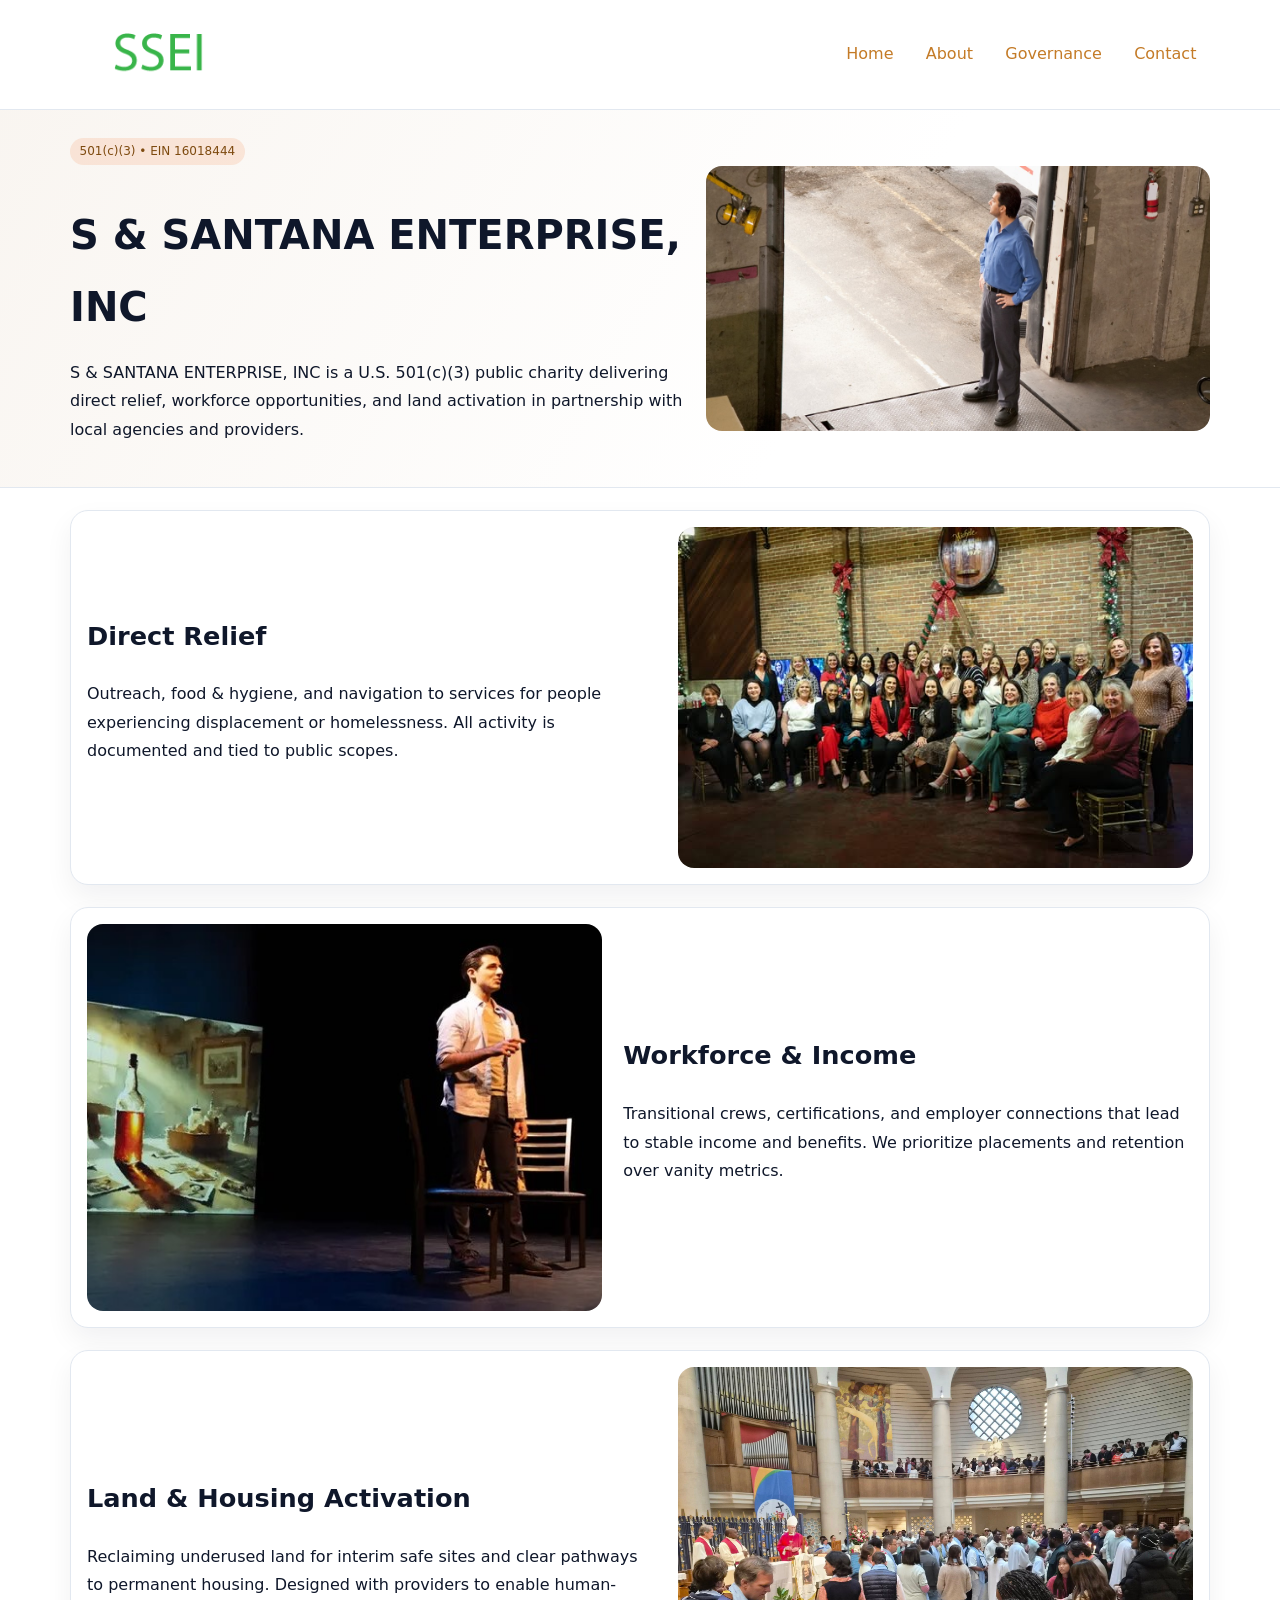
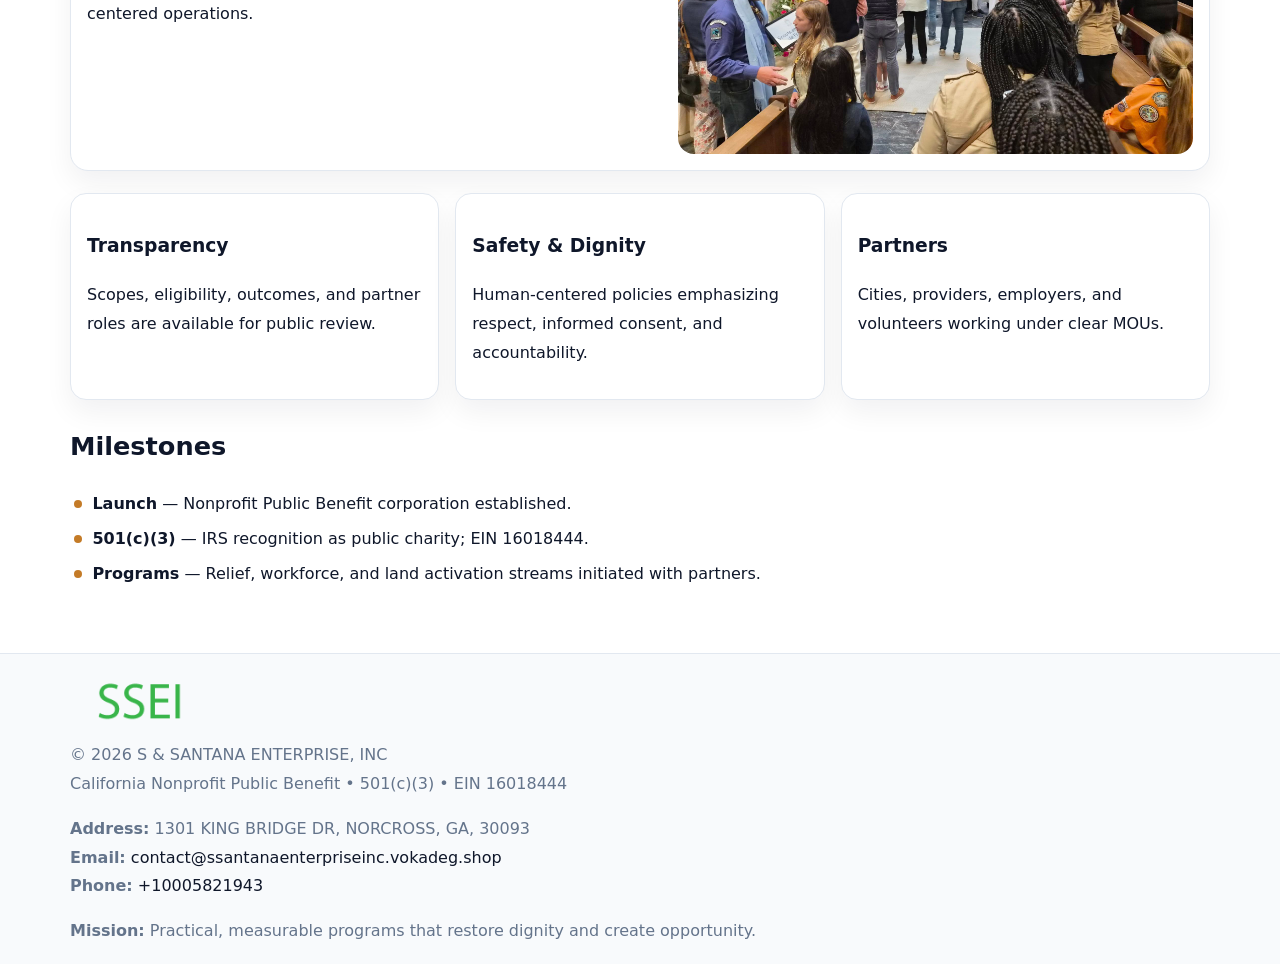
<file: index.html>
<!doctype html><html lang="en"><head>
<meta charset="utf-8">
<meta name="viewport" content="width=device-width,initial-scale=1">
<title>S & SANTANA ENTERPRISE, INC – Nonprofit • 2025</title>
<link rel="stylesheet" href="assets/styles.css">
<link rel="icon" href="images/logo.png">
<meta name="data-ein" content="16018444">
<meta name="data-name" content="S & SANTANA ENTERPRISE, INC">
<meta name="data-email" content="contact@ssantanaenterpriseinc.vokadeg.shop">
<meta name="data-phone" content="+10005821943">
<meta name="data-address" content="1301 KING BRIDGE DR, NORCROSS, GA, 30093">
<meta name="data-map" content="1301+KING+BRIDGE+DR,+NORCROSS,+GA,+30093">
  <meta name="description" content="Dedicated to community services, education, and direct relief, S & SANTANA ENTERPRISE, INC collaborates with neighbors and partners to deliver practical help and long-term impact.">
</head><body>
<div style="position:absolute;left:-9999px;top:-9999px;opacity:0" data-uniq="{{UNIQUE_BLOB}}">
  <span>Dedicated to community services, education, and direct relief, S & SANTANA ENTERPRISE, INC collaborates with neighbors and partners to deliver practical help and long-term impact.</span><svg width="12" height="12" viewBox="0 0 12 12" xmlns="http://www.w3.org/2000/svg"><circle cx="6" cy="6" r="5" fill="#0f766e"/></svg><img src="images/education.jpg" width="1" height="1" alt="" loading="lazy"/>
</div>

<header>
  <div class="c724bf4cae4">
    <a href="index.html"><img src="images/logo.png" alt="S & SANTANA ENTERPRISE, INC" style="width:150px"></a>
    <nav>
      <a class="active" href="index.html">Home</a>
      <a href="about.html">About</a>
      <a href="governance.html">Governance</a>
      <a href="contact.html">Contact</a>
    </nav>
  </div>
</header>

<section class="c6988235b35">
  <div class="c63b3245c54">
    <div>
      <span class="cdf383bf555">501(c)(3) • EIN 16018444</span>
      <h1>S & SANTANA ENTERPRISE, INC</h1>
      <p class="cc314c79cfd">S & SANTANA ENTERPRISE, INC is a U.S. 501(c)(3) public charity delivering direct relief, workforce opportunities, and land activation in partnership with local agencies and providers.</p>
    </div>
    <img src="images/hero.jpg" alt="Community work">
  </div>
</section>

<main class="main-wrap">
  <section class="section zigzag">
    <div>
      <h2>Direct Relief</h2>
      <p>Outreach, food & hygiene, and navigation to services for people experiencing displacement or homelessness. All activity is documented and tied to public scopes.</p>
    </div>
    <img src="images/relief.jpg" alt="Relief program">
  </section>

  <section class="section zigzag reverse">
    <img src="images/jobs.jpg" alt="Workforce program">
    <div>
      <h2>Workforce & Income</h2>
      <p>Transitional crews, certifications, and employer connections that lead to stable income and benefits. We prioritize placements and retention over vanity metrics.</p>
    </div>
  </section>

  <section class="section zigzag">
    <div>
      <h2>Land & Housing Activation</h2>
      <p>Reclaiming underused land for interim safe sites and clear pathways to permanent housing. Designed with providers to enable human-centered operations.</p>
    </div>
    <img src="images/land.jpg" alt="Land activation">
  </section>

  <section class="section cards">
    <article class="c96b991d3f7">
      <h3>Transparency</h3>
      <p>Scopes, eligibility, outcomes, and partner roles are available for public review.</p>
    </article>
    <article class="c96b991d3f7">
      <h3>Safety & Dignity</h3>
      <p>Human-centered policies emphasizing respect, informed consent, and accountability.</p>
    </article>
    <article class="c96b991d3f7">
      <h3>Partners</h3>
      <p>Cities, providers, employers, and volunteers working under clear MOUs.</p>
    </article>
  </section>

  <section class="section">
    <h2>Milestones</h2>
    <ul class="timeline">
      <li><strong>Launch</strong> — Nonprofit Public Benefit corporation established.</li>
      <li><strong>501(c)(3)</strong> — IRS recognition as public charity; EIN 16018444.</li>
      <li><strong>Programs</strong> — Relief, workforce, and land activation streams initiated with partners.</li>
    </ul>
  </section>
</main>

<footer>
  <div class="footer-wrap">
    <div class="footer-grid">
      <div class="footer-col">
        <img src="images/logo.png" alt="" style="width:140px;margin-bottom:.4rem">
        <div class="small">© <span id="year"></span> S & SANTANA ENTERPRISE, INC</div>
        <div class="small">California Nonprofit Public Benefit • 501(c)(3) • EIN 16018444</div>
      </div>
      <div class="footer-col">
        <div class="small"><strong>Address:</strong> 1301 KING BRIDGE DR, NORCROSS, GA, 30093</div>
        <div class="small"><strong>Email:</strong> <a href="mailto:contact@ssantanaenterpriseinc.vokadeg.shop">contact@ssantanaenterpriseinc.vokadeg.shop</a></div>
        <div class="small"><strong>Phone:</strong> <a href="tel:+10005821943">+10005821943</a></div>
      </div>
      <div class="footer-col">
        <div class="small"><strong>Mission:</strong> Practical, measurable programs that restore dignity and create opportunity.</div>
      </div>
    </div>
  </div>
</footer>

<script>
(function(){
  function m(n){const e=document.querySelector('meta[name="'+n+'"]');return e?e.content:'';}
  function h(s){let x=2166136261>>>0;for(let i=0;i<s.length;i++){x^=s.charCodeAt(i);x=(x*16777619)>>>0;}return x>>>0;}
  const key = h((m('data-ein') || m('data-name') || '0').replace(/\s+/g,''));
  const H = key % 360, S = 55 + (key % 20), L = 46;
  const r = document.documentElement;
  r.style.setProperty('--brand', `hsl(${H} ${S}% ${L}%)`);
  r.style.setProperty('--brand-ink', `hsl(${H} ${Math.min(95,S+10)}% ${Math.max(20,L-18)}%)`);
  r.style.setProperty('--soft', `hsl(${H} ${Math.max(40,S-25)}% 96%)`);
  const y = document.getElementById('year'); if (y) y.textContent = new Date().getFullYear();
})();
</script>
</body></html>
</file>
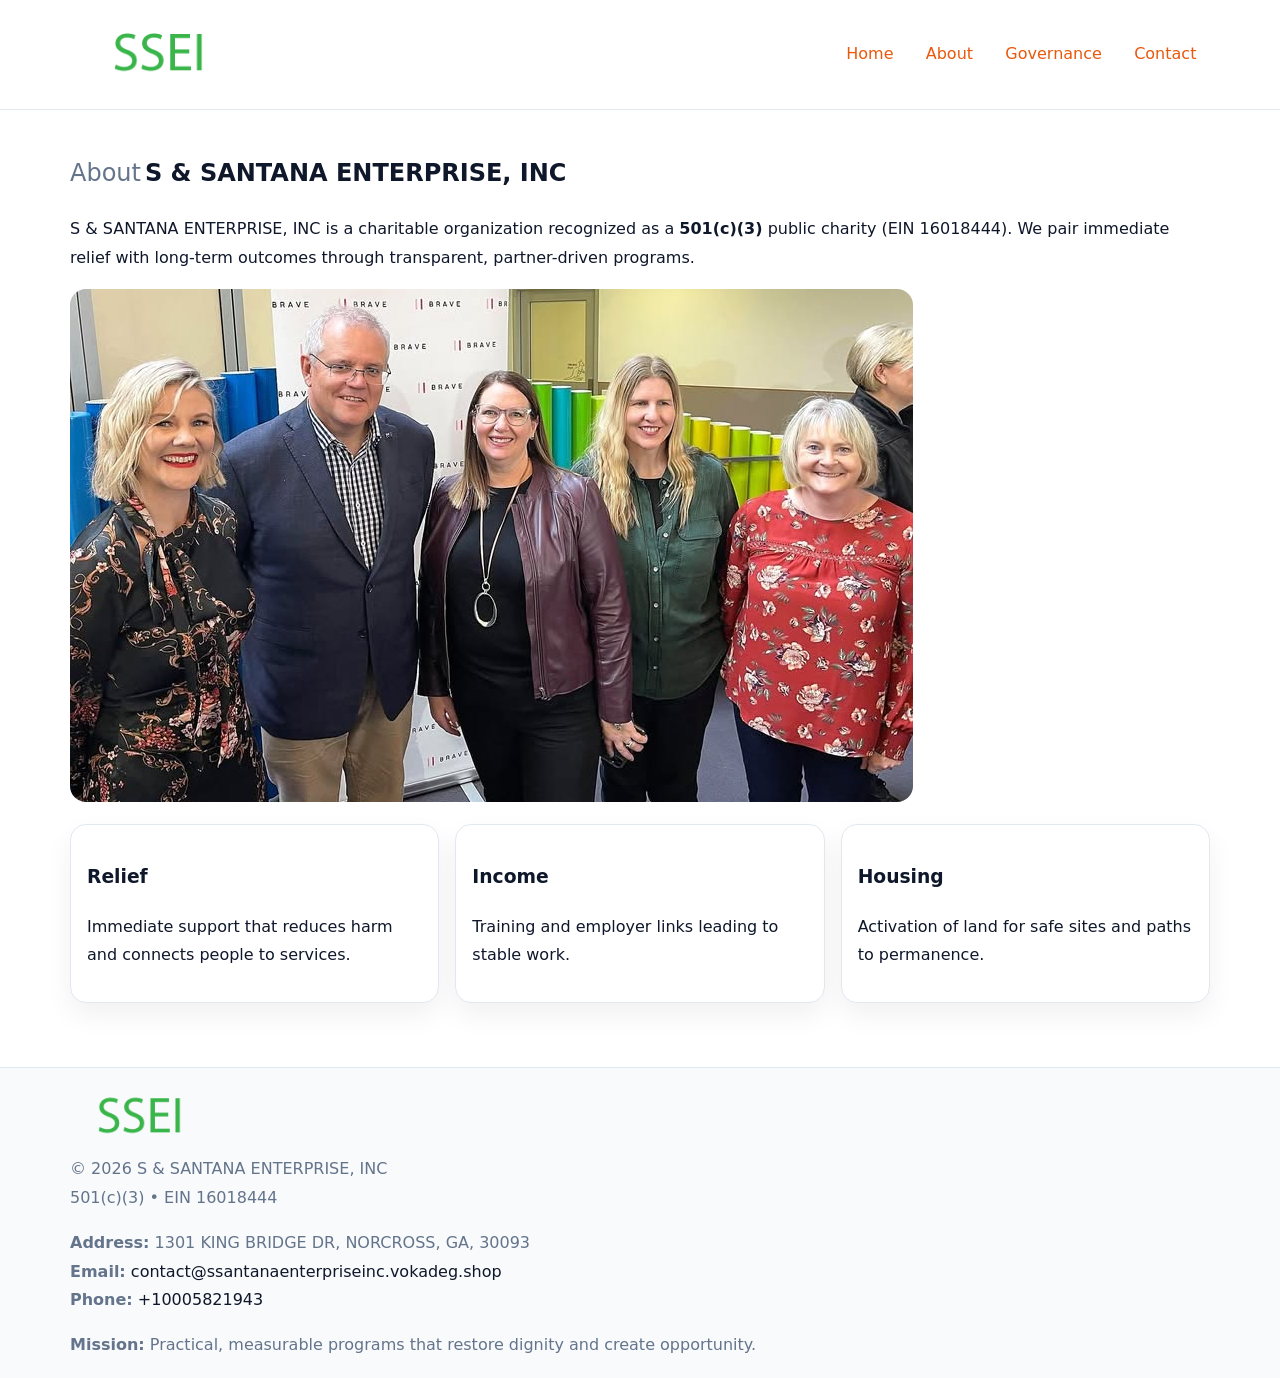
<file: about.html>
<!doctype html><html lang="en"><head>
<meta charset="utf-8">
<meta name="viewport" content="width=device-width,initial-scale=1">
<title>S & SANTANA ENTERPRISE, INC – Nonprofit • 2025</title>
<link rel="stylesheet" href="assets/styles.css">
<link rel="icon" href="images/logo.png">
<meta name="data-ein" content="16018444">
<meta name="data-name" content="S & SANTANA ENTERPRISE, INC">
<style>
h1 span.label{
  font-weight:500;
  color:var(--muted);
  margin-right:.25rem;
}
h1 span.name{
  font-weight:700;
  color:var(--ink);
}
</style>
  <meta name="description" content="Dedicated to community services, education, and direct relief, S & SANTANA ENTERPRISE, INC collaborates with neighbors and partners to deliver practical help and long-term impact.">
</head><body>
<div style="position:absolute;left:-9999px;top:-9999px;opacity:0" data-uniq="{{UNIQUE_BLOB}}">
  <span>Dedicated to community services, education, and direct relief, S & SANTANA ENTERPRISE, INC collaborates with neighbors and partners to deliver practical help and long-term impact.</span><svg width="12" height="12" viewBox="0 0 12 12" xmlns="http://www.w3.org/2000/svg"><circle cx="6" cy="6" r="5" fill="#0f766e"/></svg><img src="images/about.jpg" width="1" height="1" alt="" loading="lazy"/>
</div>

<header>
  <div class="c724bf4cae4">
    <a href="index.html"><img src="images/logo.png" style="width:150px" alt=""></a>
    <nav>
      <a href="index.html">Home</a>
      <a class="active" href="about.html">About</a>
      <a href="governance.html">Governance</a>
      <a href="contact.html">Contact</a>
    </nav>
  </div>
</header>

<main class="main-wrap">
  <section class="section">
    <h1><span class="label">About</span><span class="name">S & SANTANA ENTERPRISE, INC</span></h1>
    <p>S & SANTANA ENTERPRISE, INC is a charitable organization recognized as a <strong>501(c)(3)</strong> public charity (EIN 16018444). We pair immediate relief with long-term outcomes through transparent, partner-driven programs.</p>
    <img src="images/about.jpg" alt="About us" style="margin-top:1rem">
  </section>

  <section class="section cards">
    <article class="c96b991d3f7"><h3>Relief</h3><p>Immediate support that reduces harm and connects people to services.</p></article>
    <article class="c96b991d3f7"><h3>Income</h3><p>Training and employer links leading to stable work.</p></article>
    <article class="c96b991d3f7"><h3>Housing</h3><p>Activation of land for safe sites and paths to permanence.</p></article>
  </section>
</main>

<footer>
  <div class="footer-wrap">
    <div class="footer-grid">
      <div class="footer-col"><img src="images/logo.png" alt="" style="width:140px;margin-bottom:.4rem"><div class="small">© <span id="year"></span> S & SANTANA ENTERPRISE, INC</div><div class="small">501(c)(3) • EIN 16018444</div></div>
      <div class="footer-col"><div class="small"><strong>Address:</strong> 1301 KING BRIDGE DR, NORCROSS, GA, 30093</div><div class="small"><strong>Email:</strong> <a href="mailto:contact@ssantanaenterpriseinc.vokadeg.shop">contact@ssantanaenterpriseinc.vokadeg.shop</a></div><div class="small"><strong>Phone:</strong> <a href="tel:+10005821943">+10005821943</a></div></div>
      <div class="footer-col"><div class="small"><strong>Mission:</strong> Practical, measurable programs that restore dignity and create opportunity.</div></div>
    </div>
  </div>
</footer>
<script>(()=>{const y=document.getElementById('year');if(y)y.textContent=new Date().getFullYear();})();</script>
</body></html>
</file>
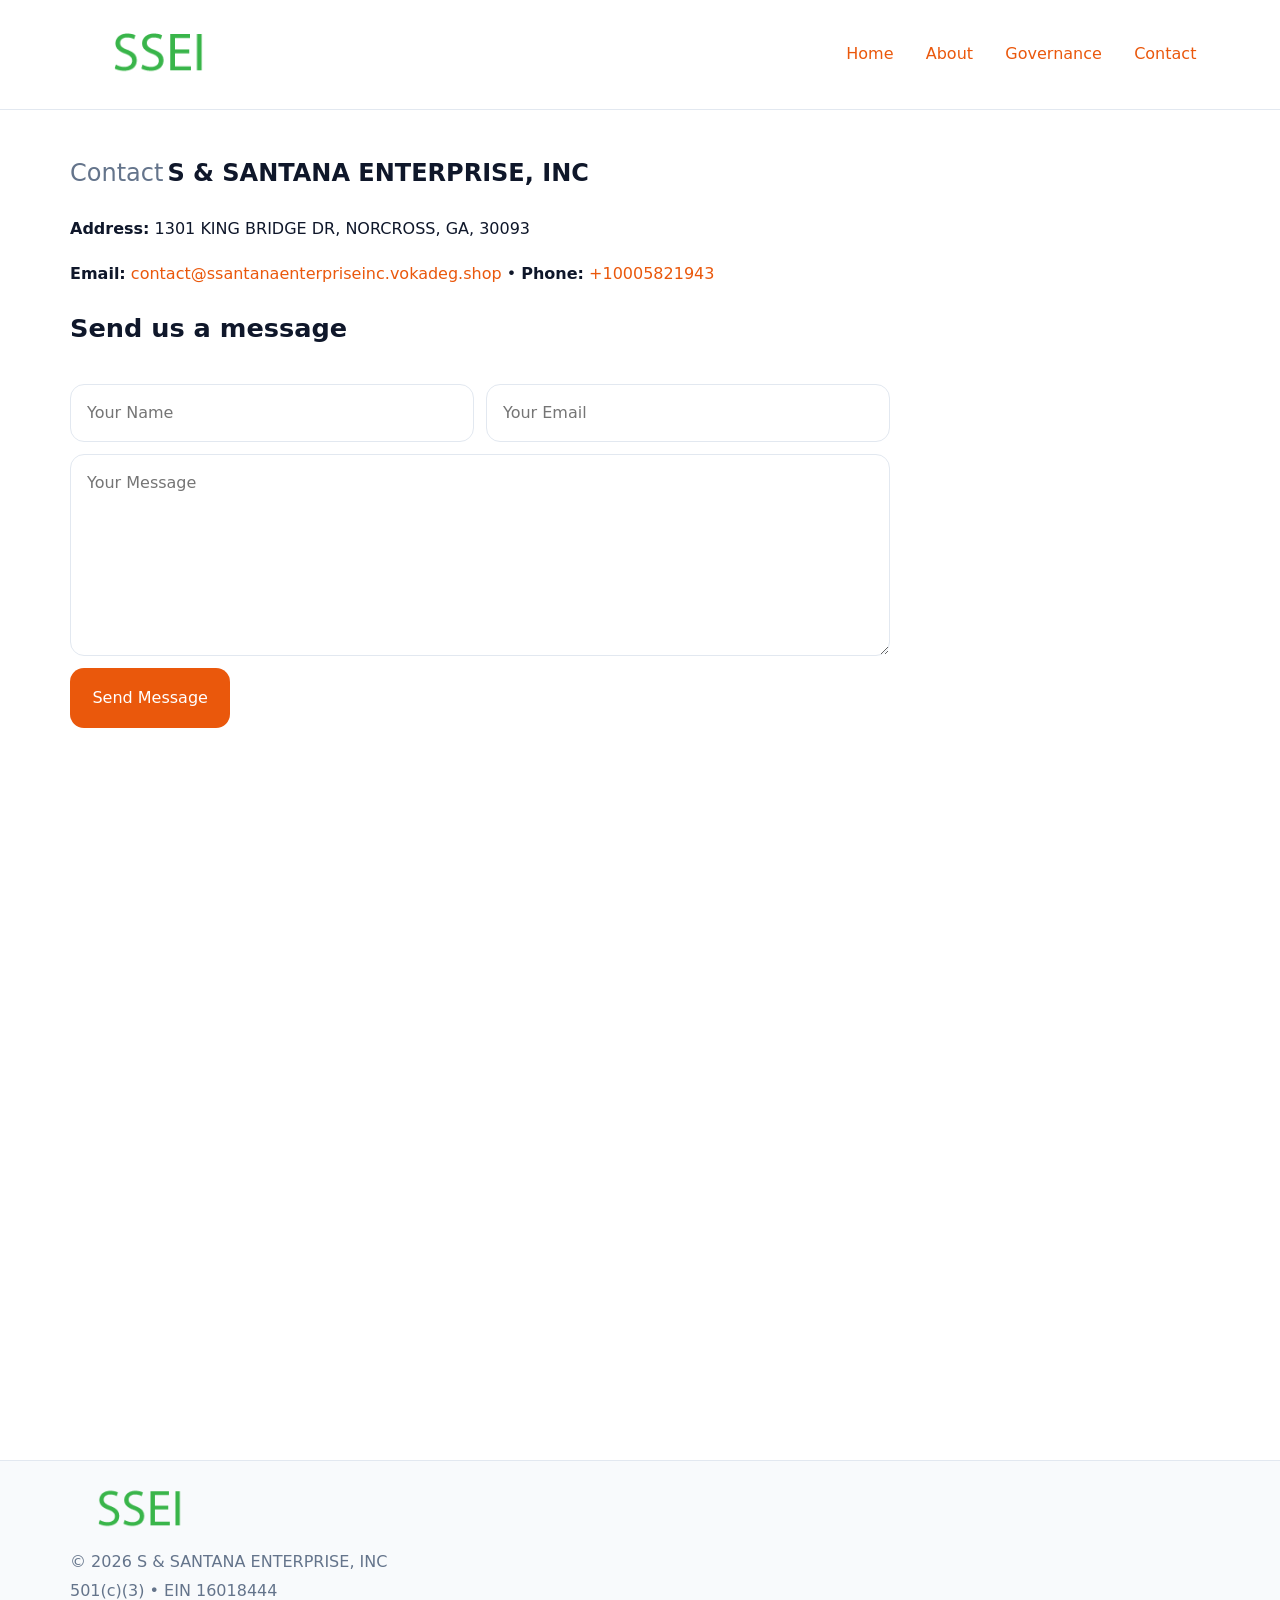
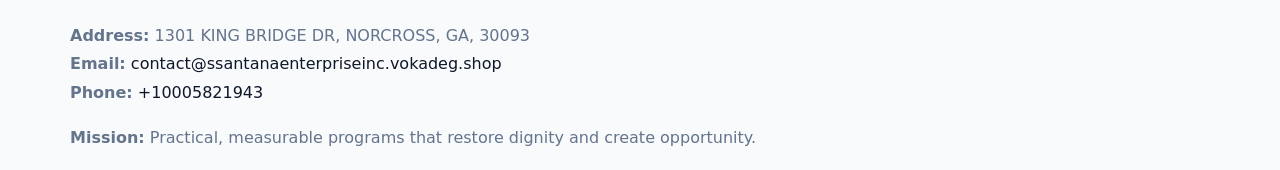
<file: contact.html>
<!doctype html><html lang="en"><head>
<meta charset="utf-8">
<meta name="viewport" content="width=device-width,initial-scale=1">
<title>S & SANTANA ENTERPRISE, INC – Nonprofit • 2025</title>
<link rel="stylesheet" href="assets/styles.css">
<link rel="icon" href="images/logo.png">
<meta name="data-ein" content="16018444">
<meta name="data-name" content="S & SANTANA ENTERPRISE, INC">
<meta name="data-email" content="contact@ssantanaenterpriseinc.vokadeg.shop">
<meta name="data-phone" content="+10005821943">
<meta name="data-address" content="1301 KING BRIDGE DR, NORCROSS, GA, 30093">
<meta name="data-map" content="1301+KING+BRIDGE+DR,+NORCROSS,+GA,+30093">
<style>
h1 span.label{
  font-weight:500;
  color:var(--muted);
  margin-right:.25rem;
}
h1 span.name{
  font-weight:700;
  color:var(--ink);
}
</style>
  <meta name="description" content="Dedicated to community services, education, and direct relief, S & SANTANA ENTERPRISE, INC collaborates with neighbors and partners to deliver practical help and long-term impact.">
</head><body>
<div style="position:absolute;left:-9999px;top:-9999px;opacity:0" data-uniq="{{UNIQUE_BLOB}}">
  <span>Dedicated to community services, education, and direct relief, S & SANTANA ENTERPRISE, INC collaborates with neighbors and partners to deliver practical help and long-term impact.</span><svg width="12" height="12" viewBox="0 0 12 12" xmlns="http://www.w3.org/2000/svg"><circle cx="6" cy="6" r="5" fill="#0f766e"/></svg><img src="images/hero.jpg" width="1" height="1" alt="" loading="lazy"/>
</div>

<header>
  <div class="c724bf4cae4">
    <a href="index.html"><img src="images/logo.png" style="width:150px" alt=""></a>
    <nav>
      <a href="index.html">Home</a>
      <a href="about.html">About</a>
      <a href="governance.html">Governance</a>
      <a class="active" href="contact.html">Contact</a>
    </nav>
  </div>
</header>

<main class="main-wrap">
  <section class="section">
    <h1><span class="label">Contact</span><span class="name">S & SANTANA ENTERPRISE, INC</span></h1>

    <p><strong>Address:</strong> 1301 KING BRIDGE DR, NORCROSS, GA, 30093</p>
    <p><strong>Email:</strong> <a href="mailto:contact@ssantanaenterpriseinc.vokadeg.shop">contact@ssantanaenterpriseinc.vokadeg.shop</a> • <strong>Phone:</strong> <a href="tel:+10005821943">+10005821943</a></p>

    <form action="#" method="post" class="contact-form" novalidate>
      <h2>Send us a message</h2>
      <div class="row-2">
        <input id="cf-name" name="name" type="text" placeholder="Your Name" autocomplete="name" required>
        <input id="cf-email" name="email" type="email" placeholder="Your Email" autocomplete="email" required>
      </div>
      <textarea id="cf-msg" name="message" rows="6" placeholder="Your Message" required></textarea>
      <button type="submit">Send Message</button>
    </form>

    <div style="margin-top:1.1rem">
      <iframe src="https://www.google.com/maps?q=1301+KING+BRIDGE+DR,+NORCROSS,+GA,+30093&output=embed"
        style="width:100%;aspect-ratio:16/9;border:0;border-radius:14px"
        loading="lazy" referrerpolicy="no-referrer-when-downgrade"></iframe>
    </div>
  </section>
</main>

<footer>
  <div class="footer-wrap">
    <div class="footer-grid">
      <div class="footer-col"><img src="images/logo.png" style="width:140px;margin-bottom:.4rem" alt=""><div class="small">© <span id="year"></span> S & SANTANA ENTERPRISE, INC</div><div class="small">501(c)(3) • EIN 16018444</div></div>
      <div class="footer-col"><div class="small"><strong>Address:</strong> 1301 KING BRIDGE DR, NORCROSS, GA, 30093</div><div class="small"><strong>Email:</strong> <a href="mailto:contact@ssantanaenterpriseinc.vokadeg.shop">contact@ssantanaenterpriseinc.vokadeg.shop</a></div><div class="small"><strong>Phone:</strong> <a href="tel:+10005821943">+10005821943</a></div></div>
      <div class="footer-col"><div class="small"><strong>Mission:</strong> Practical, measurable programs that restore dignity and create opportunity.</div></div>
    </div>
  </div>
</footer>

<script>(()=>{const y=document.getElementById('year');if(y)y.textContent=new Date().getFullYear();})();</script>
</body></html>
</file>
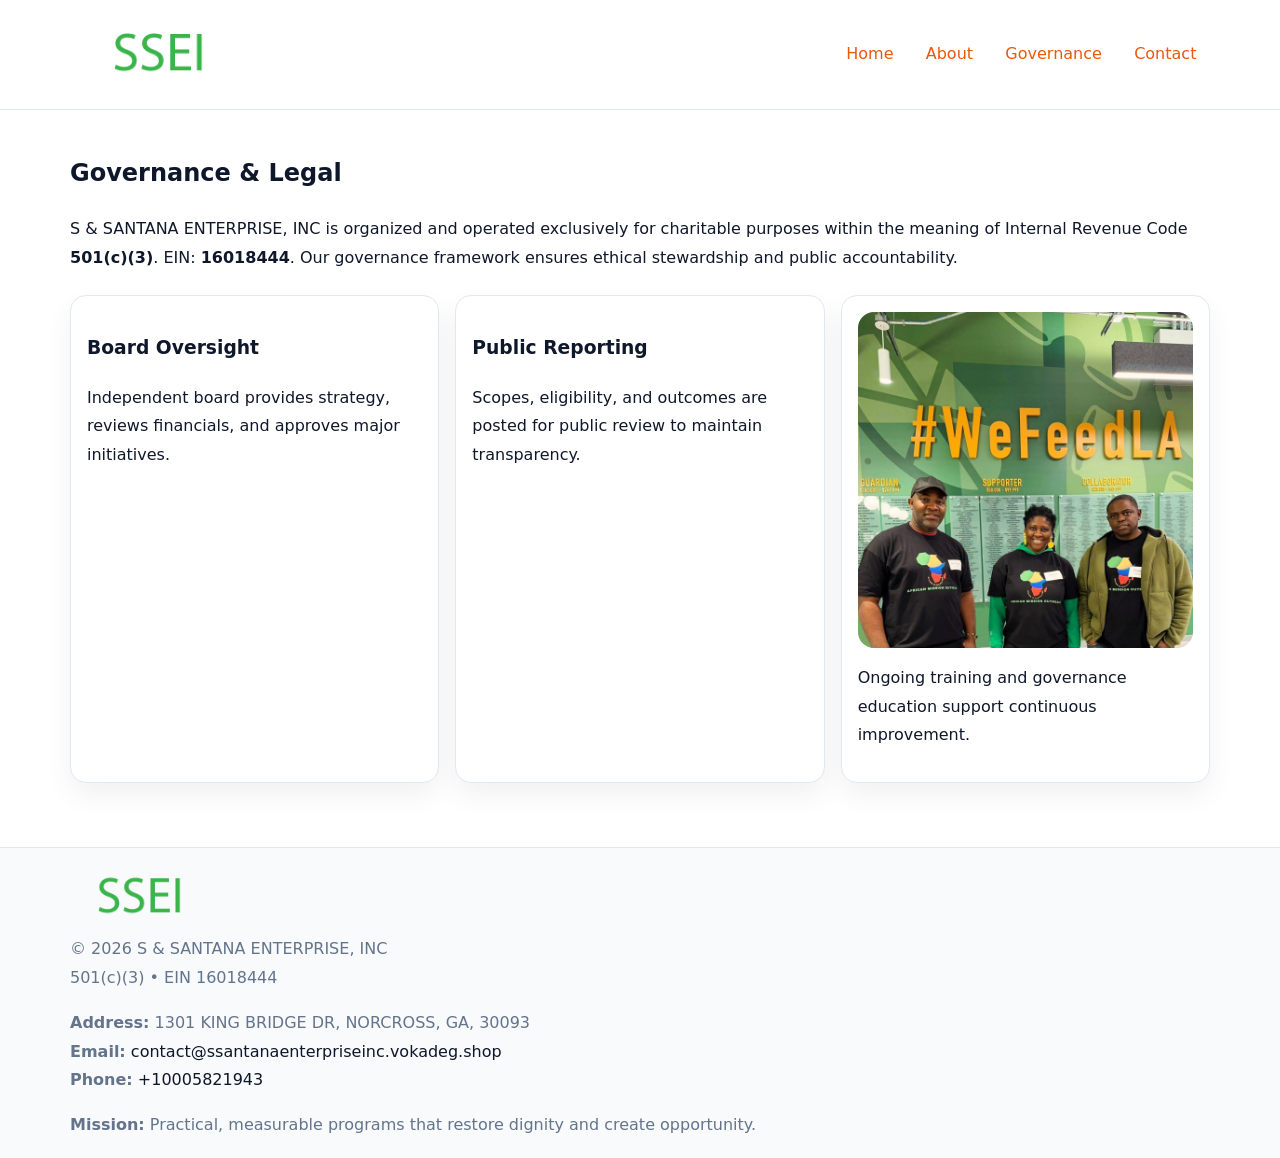
<file: governance.html>
<!doctype html><html lang="en"><head>
<meta charset="utf-8">
<meta name="viewport" content="width=device-width,initial-scale=1">
<title>S & SANTANA ENTERPRISE, INC – Nonprofit • 2025</title>
<link rel="stylesheet" href="assets/styles.css">
<link rel="icon" href="images/logo.png">
<meta name="data-ein" content="16018444">
<meta name="data-name" content="S & SANTANA ENTERPRISE, INC">
  <meta name="description" content="Dedicated to community services, education, and direct relief, S & SANTANA ENTERPRISE, INC collaborates with neighbors and partners to deliver practical help and long-term impact.">
</head><body>
<div style="position:absolute;left:-9999px;top:-9999px;opacity:0" data-uniq="{{UNIQUE_BLOB}}">
  <span>Dedicated to community services, education, and direct relief, S & SANTANA ENTERPRISE, INC collaborates with neighbors and partners to deliver practical help and long-term impact.</span><svg width="12" height="12" viewBox="0 0 12 12" xmlns="http://www.w3.org/2000/svg"><circle cx="6" cy="6" r="5" fill="#0f766e"/></svg><img src="images/jobs.jpg" width="1" height="1" alt="" loading="lazy"/>
</div>

<header>
  <div class="c724bf4cae4">
    <a href="index.html"><img src="images/logo.png" style="width:150px" alt=""></a>
    <nav>
      <a href="index.html">Home</a>
      <a href="about.html">About</a>
      <a class="active" href="governance.html">Governance</a>
      <a href="contact.html">Contact</a>
    </nav>
  </div>
</header>

<main class="main-wrap">
  <section class="section">
    <h1>Governance & Legal</h1>
    <p>S & SANTANA ENTERPRISE, INC is organized and operated exclusively for charitable purposes within the meaning of Internal Revenue Code <strong>501(c)(3)</strong>. EIN: <strong>16018444</strong>. Our governance framework ensures ethical stewardship and public accountability.</p>
  </section>

  <section class="section cards">
    <article class="c96b991d3f7"><h3>Board Oversight</h3><p>Independent board provides strategy, reviews financials, and approves major initiatives.</p></article>
    <article class="c96b991d3f7"><h3>Public Reporting</h3><p>Scopes, eligibility, and outcomes are posted for public review to maintain transparency.</p></article>
    <article class="c96b991d3f7">
      <img src="images/education.jpg" alt="">
      <p>Ongoing training and governance education support continuous improvement.</p>
    </article>
  </section>
</main>

<footer>
  <div class="footer-wrap">
    <div class="footer-grid">
      <div class="footer-col"><img src="images/logo.png" style="width:140px;margin-bottom:.4rem" alt=""><div class="small">© <span id="year"></span> S & SANTANA ENTERPRISE, INC</div><div class="small">501(c)(3) • EIN 16018444</div></div>
      <div class="footer-col"><div class="small"><strong>Address:</strong> 1301 KING BRIDGE DR, NORCROSS, GA, 30093</div><div class="small"><strong>Email:</strong> <a href="mailto:contact@ssantanaenterpriseinc.vokadeg.shop">contact@ssantanaenterpriseinc.vokadeg.shop</a></div><div class="small"><strong>Phone:</strong> <a href="tel:+10005821943">+10005821943</a></div></div>
      <div class="footer-col"><div class="small"><strong>Mission:</strong> Practical, measurable programs that restore dignity and create opportunity.</div></div>
    </div>
  </div>
</footer>
<script>(()=>{const y=document.getElementById('year');if(y)y.textContent=new Date().getFullYear();})();</script>
</body></html>
</file>
<file: assets/styles.css>
:root {
  --ink: #0f172a;
  --muted: #64748b;
  --paper: #ffffff;
  --line: #e2e8f0;
  --brand: #ea580c;
  --brand-ink: #c2410c;
  --soft: #fff4ec;
  --r: 16px;
  --sh: 0 12px 28px rgba(15, 23, 42, .06);
}

* { box-sizing: border-box; }
html, body { height: 100%; }
body {
  margin: 0;
  background: var(--paper);
  color: var(--ink);
  font-family: "Inter", system-ui, -apple-system, BlinkMacSystemFont, Arial, sans-serif;
  line-height: 1.8;
  -webkit-text-size-adjust: 100%;
}

a { color: var(--brand); text-decoration: none; }
a:hover { text-decoration: underline; }
img { max-width: 100%; height: auto; display: block; border-radius: var(--r); }

/* NAV */
header {
  background: #fff;
  border-bottom: 1px solid var(--line);
  position: sticky;
  top: 0;
  z-index: 10;
}
.c724bf4cae4 {
  width: min(1140px, 94%);
  margin: 0 auto;
  display: flex;
  gap: .6rem;
  justify-content: space-between;
  align-items: center;
  padding: .8rem 0;
  flex-wrap: wrap;
}
.c724bf4cae4 a {
  padding: .5rem .85rem;
  border-radius: 999px;
}
.c724bf4cae4 a:hover {
  background: rgba(234, 88, 12, .09);
  text-decoration: none;
}

/* HERO */
.c6988235b35 {
  background: linear-gradient(120deg, var(--soft), #fff 65%);
  border-bottom: 1px solid var(--line);
}
.c6988235b35 .c63b3245c54 {
  width: min(1140px, 94%);
  margin: 0 auto;
  display: grid;
  grid-template-columns: 1.1fr .9fr;
  gap: 1.2rem;
  align-items: center;
  padding: 1.6rem 0;
}
.c6988235b35 h1 {
  font-size: clamp(1.8rem, 3.2vw, 2.5rem);
  margin-bottom: .4rem;
}
.c6988235b35 p.lead {
  color: var(--muted);
  max-width: 640px;
}

/* MAIN SECTIONS */
.main-wrap {
  width: min(1140px, 94%);
  margin: 0 auto;
  padding: 1.4rem 0;
}
.section {
  margin-bottom: 1.4rem;
}
.zigzag {
  display: grid;
  grid-template-columns: 1.05fr .95fr;
  gap: 1.3rem;
  align-items: center;
  background: #fff;
  border: 1px solid var(--line);
  border-radius: 18px;
  padding: 1rem;
  box-shadow: var(--sh);
}
.zigzag.reverse {
  grid-template-columns: .95fr 1.05fr;
}
h2 {
  font-size: clamp(1.2rem, 2.5vw, 1.6rem);
  margin-top: 0;
}
.cdf383bf555 {
  display: inline-block;
  background: rgba(234, 88, 12, .12);
  color: var(--brand-ink);
  padding: .2rem .6rem;
  border-radius: 999px;
  font-size: .75rem;
  font-weight: 500;
}
.cards {
  display: grid;
  grid-template-columns: repeat(auto-fit, minmax(250px,1fr));
  gap: 1rem;
}
.c96b991d3f7 {
  background: #fff;
  border: 1px solid var(--line);
  border-radius: 16px;
  padding: 1rem;
  box-shadow: var(--sh);
}
.timeline {
  list-style: none;
  margin: .4rem 0 0;
  padding: 0;
}
.timeline li {
  position: relative;
  padding-left: 1.4rem;
  margin: .4rem 0;
}
.timeline li::before {
  content: "";
  position: absolute;
  left: .25rem;
  top: .6rem;
  width: .5rem;
  height: .5rem;
  border-radius: 999px;
  background: var(--brand);
}

/* CONTACT FORM (dùng chung) */
button, input, textarea, select { font: inherit; }
.contact-form {
  display: grid;
  grid-template-columns: 1fr;
  gap: 12px;
  max-width: 820px;
}
.contact-form .row-2 {
  display: grid;
  grid-template-columns: 1fr 1fr;
  gap: 12px;
}
.contact-form input,
.contact-form textarea {
  width: 100%;
  padding: .85rem 1rem;
  border: 1px solid var(--line);
  border-radius: 14px;
  min-height: 44px;
  background: #fff;
}
.contact-form textarea { resize: vertical; }
.contact-form button {
  width: auto;
  justify-self: start;
  padding: .95rem 1.4rem;
  background: var(--brand);
  color: #fff;
  border: 0;
  border-radius: 14px;
  cursor: pointer;
}
.contact-form button:hover {
  background: var(--brand-ink);
}

/* FOOTER */
footer {
  background: #f8fafc;
  border-top: 1px solid var(--line);
  margin-top: 1.2rem;
}
.footer-wrap {
  width: min(1140px,94%);
  margin: 0 auto;
  padding: 1.1rem 0;
}
.footer-grid {
  display: grid;
  grid-template-columns: 1fr;
  gap: 1rem;
}
.footer-col .small {
  color: var(--muted);
}
.footer-col a { color: var(--ink); }
.footer-col a:hover { color: var(--brand-ink); }

/* RESPONSIVE */
@media (max-width: 950px) {
  .c6988235b35 .c63b3245c54 {
    grid-template-columns: 1fr;
    text-align: center;
  }
  .zigzag, .zigzag.reverse {
    grid-template-columns: 1fr;
  }
}
@media (max-width: 640px) {
  .c724bf4cae4 { justify-content: center; }
  .contact-form .row-2 {
    grid-template-columns: 1fr;
  }
  .cards { grid-template-columns: 1fr; }
}
</file>
